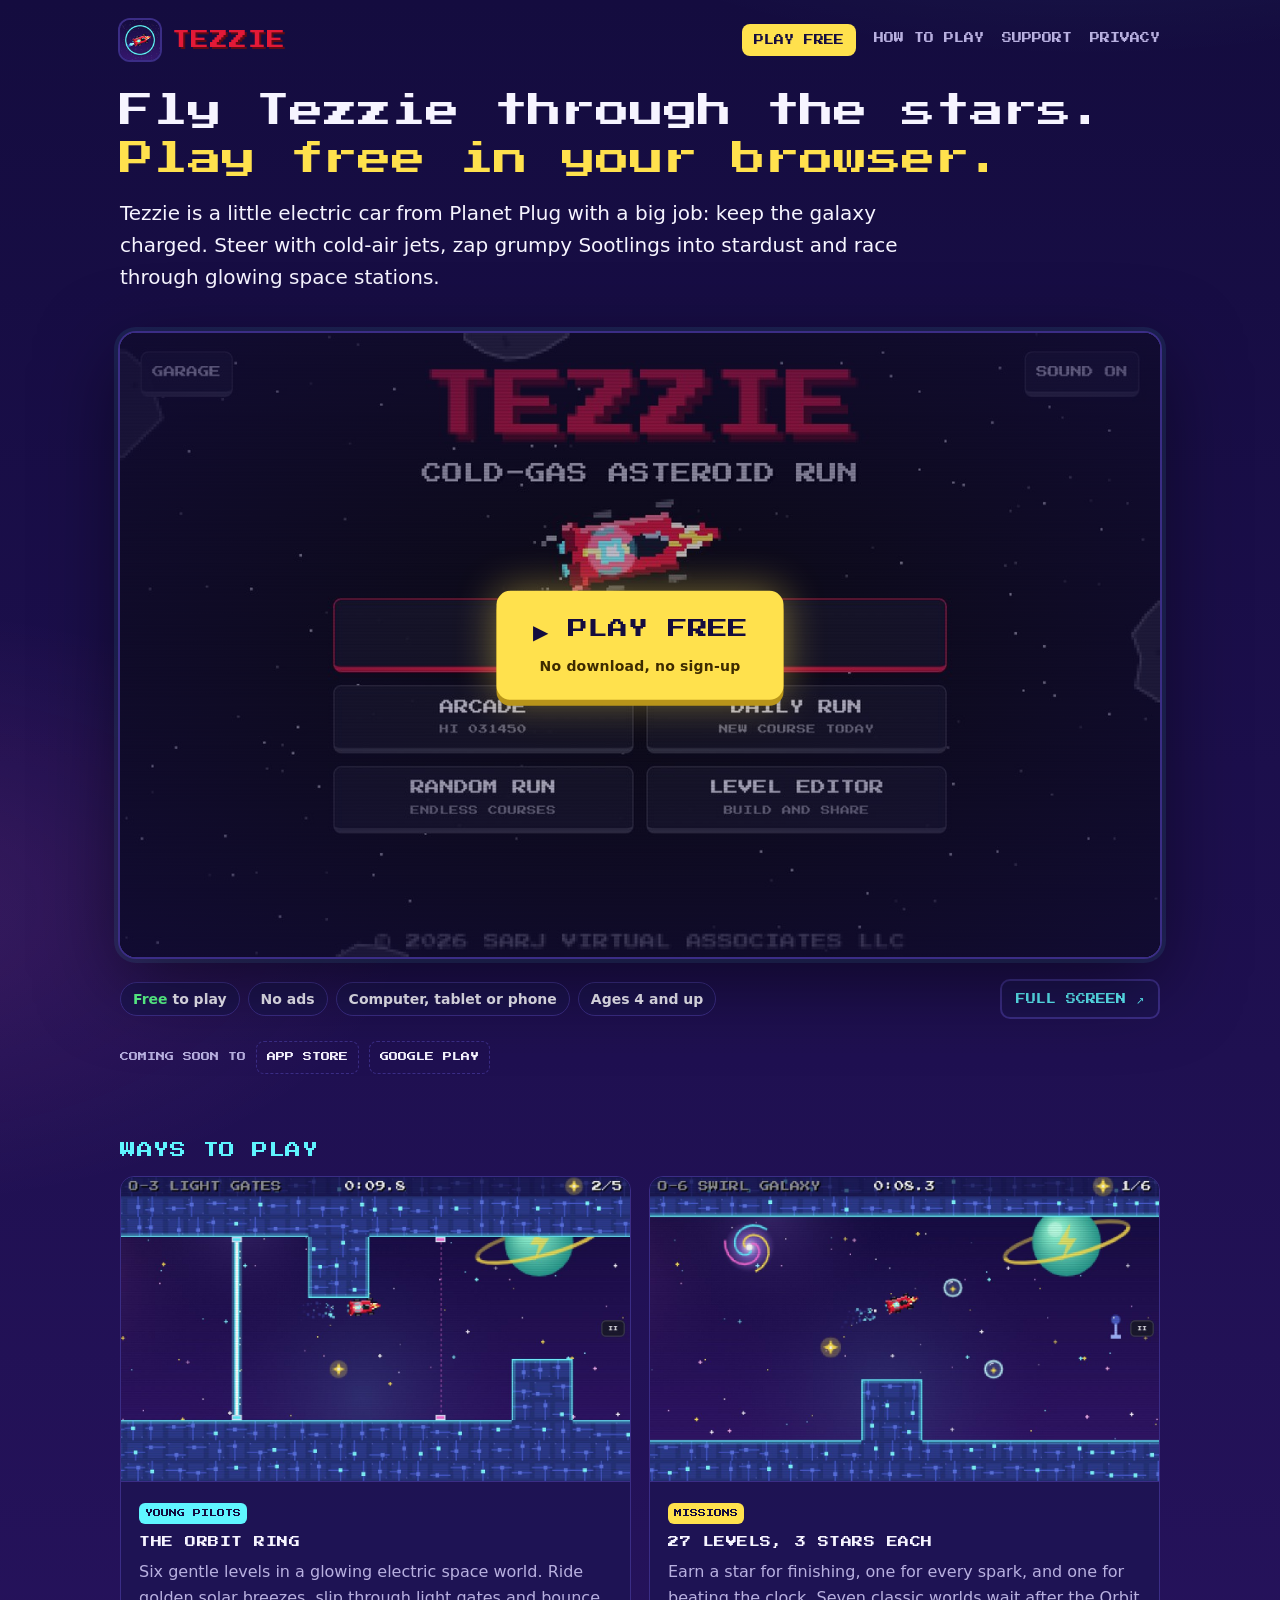
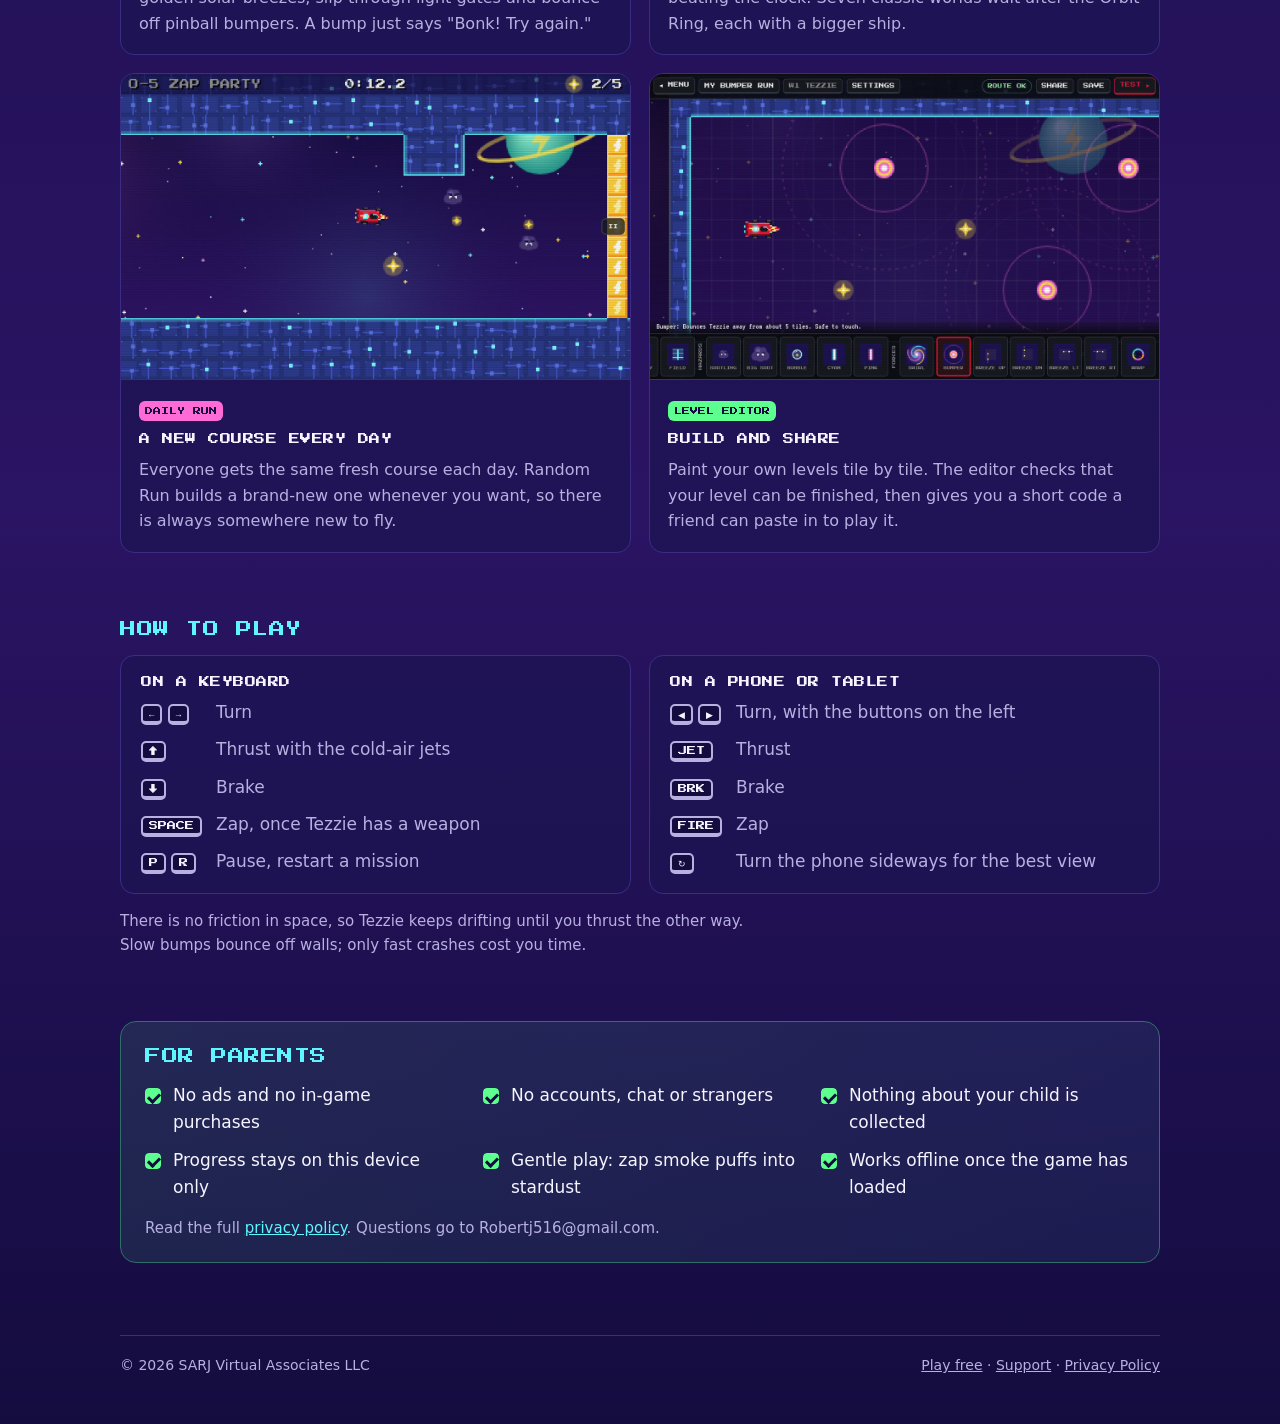
<file: index.html>
<!doctype html>
<html lang="en">
<head>
<meta charset="utf-8">
<meta name="viewport" content="width=device-width, initial-scale=1, viewport-fit=cover">
<title>Tezzie: Play Free</title>
<meta name="description" content="Fly Tezzie, the little electric car from Planet Plug, through glowing space levels. Free to play in your browser, no download or sign-up.">
<meta name="theme-color" content="#140c3f">
<meta property="og:title" content="Tezzie: Play Free">
<meta property="og:description" content="Fly Tezzie, the little electric car from Planet Plug, through glowing space levels. Free to play in your browser, no download or sign-up.">
<meta property="og:image" content="img/share.jpg">
<meta property="og:type" content="website">
<meta name="twitter:card" content="summary_large_image">
<link rel="icon" href="img/icon-64.png">
<link rel="apple-touch-icon" href="img/icon-180.png">
<link rel="manifest" href="manifest.webmanifest">
<link rel="stylesheet" href="site.css">
</head>
<body>
<div class="wrap">
<nav><a class="brand" href="index.html"><img src="img/icon-64.png" alt="" width="40" height="40">TEZZIE</a><div class="links"><a href="play/" class="cta">PLAY FREE</a><a href="index.html#how">HOW TO PLAY</a><a href="support.html">SUPPORT</a><a href="privacy.html">PRIVACY</a></div></nav>
<main>
<div class="hero">
  <div>
    <h1>Fly Tezzie through the stars. <span class="hl">Play free in your browser.</span></h1>
    <p class="lede">Tezzie is a little electric car from Planet Plug with a big job: keep the galaxy charged. Steer with cold-air jets, zap grumpy Sootlings into stardust and race through glowing space stations.</p>
  </div>
  <div class="stage" id="stage">
    <img src="img/menu.jpg" alt="Tezzie title screen with the hero car and the main menu" width="1200" height="720">
    <div class="poster-shade"></div>
    <a class="playbtn" id="playbtn" href="play/">&#9654; PLAY FREE<small>No download, no sign-up</small></a>
  </div>
  <div class="stagebar">
    <div class="chips"><span class="chip"><b>Free</b> to play</span><span class="chip">No ads</span><span class="chip">Computer, tablet or phone</span><span class="chip">Ages 4 and up</span></div>
    <a class="fs" href="play/">FULL SCREEN &#8599;</a>
  </div>
  <div class="soon">COMING SOON TO <span>APP STORE</span><span>GOOGLE PLAY</span></div>
</div>

<section>
  <h2>WAYS TO PLAY</h2>
  <div class="modes">
    <article class="mode"><img src="img/gates.jpg" alt="Tezzie timing a run through cyan and pink light gates" loading="lazy" width="1200" height="720"><div><span class="tag">YOUNG PILOTS</span><h3>THE ORBIT RING</h3><p>Six gentle levels in a glowing electric space world. Ride golden solar breezes, slip through light gates and bounce off pinball bumpers. A bump just says "Bonk! Try again."</p></div></article>
    <article class="mode"><img src="img/swirl.jpg" alt="Tezzie flying past a rainbow galaxy swirl and pop bubbles" loading="lazy" width="1200" height="720"><div><span class="tag gold">MISSIONS</span><h3>27 LEVELS, 3 STARS EACH</h3><p>Earn a star for finishing, one for every spark, and one for beating the clock. Seven classic worlds wait after the Orbit Ring, each with a bigger ship.</p></div></article>
    <article class="mode"><img src="img/zap.jpg" alt="Tezzie zapping grumpy Sootlings near a wall of static blocks" loading="lazy" width="1200" height="720"><div><span class="tag pink">DAILY RUN</span><h3>A NEW COURSE EVERY DAY</h3><p>Everyone gets the same fresh course each day. Random Run builds a brand-new one whenever you want, so there is always somewhere new to fly.</p></div></article>
    <article class="mode"><img src="img/editor.jpg" alt="The level editor with bumpers, sparks and Tezzie on a grid" loading="lazy" width="1200" height="720"><div><span class="tag green">LEVEL EDITOR</span><h3>BUILD AND SHARE</h3><p>Paint your own levels tile by tile. The editor checks that your level can be finished, then gives you a short code a friend can paste in to play it.</p></div></article>
  </div>
</section>

<section id="how">
  <h2>HOW TO PLAY</h2>
  <div class="controls">
    <div class="ctl"><h3>ON A KEYBOARD</h3><dl>
      <dt><kbd>&#8592;</kbd> <kbd>&#8594;</kbd></dt><dd>Turn</dd>
      <dt><kbd>&#8593;</kbd></dt><dd>Thrust with the cold-air jets</dd>
      <dt><kbd>&#8595;</kbd></dt><dd>Brake</dd>
      <dt><kbd>SPACE</kbd></dt><dd>Zap, once Tezzie has a weapon</dd>
      <dt><kbd>P</kbd> <kbd>R</kbd></dt><dd>Pause, restart a mission</dd>
    </dl></div>
    <div class="ctl"><h3>ON A PHONE OR TABLET</h3><dl>
      <dt><kbd>&#9664;</kbd> <kbd>&#9654;</kbd></dt><dd>Turn, with the buttons on the left</dd>
      <dt><kbd>JET</kbd></dt><dd>Thrust</dd>
      <dt><kbd>BRK</kbd></dt><dd>Brake</dd>
      <dt><kbd>FIRE</kbd></dt><dd>Zap</dd>
      <dt><kbd>&#8635;</kbd></dt><dd>Turn the phone sideways for the best view</dd>
    </dl></div>
  </div>
  <p class="meta">There is no friction in space, so Tezzie keeps drifting until you thrust the other way. Slow bumps bounce off walls; only fast crashes cost you time.</p>
</section>

<section>
  <div class="parents">
    <h2>FOR PARENTS</h2>
    <ul class="ticks">
      <li>No ads and no in-game purchases</li>
      <li>No accounts, chat or strangers</li>
      <li>Nothing about your child is collected</li>
      <li>Progress stays on this device only</li>
      <li>Gentle play: zap smoke puffs into stardust</li>
      <li>Works offline once the game has loaded</li>
    </ul>
    <p class="meta" style="margin-bottom:0">Read the full <a href="privacy.html">privacy policy</a>. Questions go to Robertj516@gmail.com.</p>
  </div>
</section>
</main>
<script>
(function(){
  var btn=document.getElementById('playbtn'), stage=document.getElementById('stage');
  var big=window.matchMedia('(min-width: 760px) and (pointer: fine)');
  btn.addEventListener('click',function(e){
    if(!big.matches) return; // phones and tablets open the full-screen page instead
    e.preventDefault();
    var f=document.createElement('iframe');
    f.src='play/?embed=1'; f.title='Tezzie game'; f.allow='fullscreen; autoplay'; f.setAttribute('allowfullscreen','');
    stage.innerHTML=''; stage.appendChild(f);
    stage.scrollIntoView({behavior:'smooth',block:'center'});
    f.addEventListener('load',function(){ try{ f.focus(); f.contentWindow.focus(); }catch(err){} });
  });
})();
</script>
<footer><span>&copy; 2026 SARJ Virtual Associates LLC</span><span><a href="play/">Play free</a> &middot; <a href="support.html">Support</a> &middot; <a href="privacy.html">Privacy Policy</a></span></footer>
</div>
<script>document.querySelectorAll('[data-copy]').forEach(b=>b.addEventListener('click',()=>{const t=b.dataset.copy;(navigator.clipboard?navigator.clipboard.writeText(t):Promise.reject()).then(()=>{b.textContent='Copied'}).catch(()=>{const r=document.createRange();r.selectNodeContents(b.previousElementSibling);const s=getSelection();s.removeAllRanges();s.addRange(r)})}))</script>
</body>
</html>
</file>
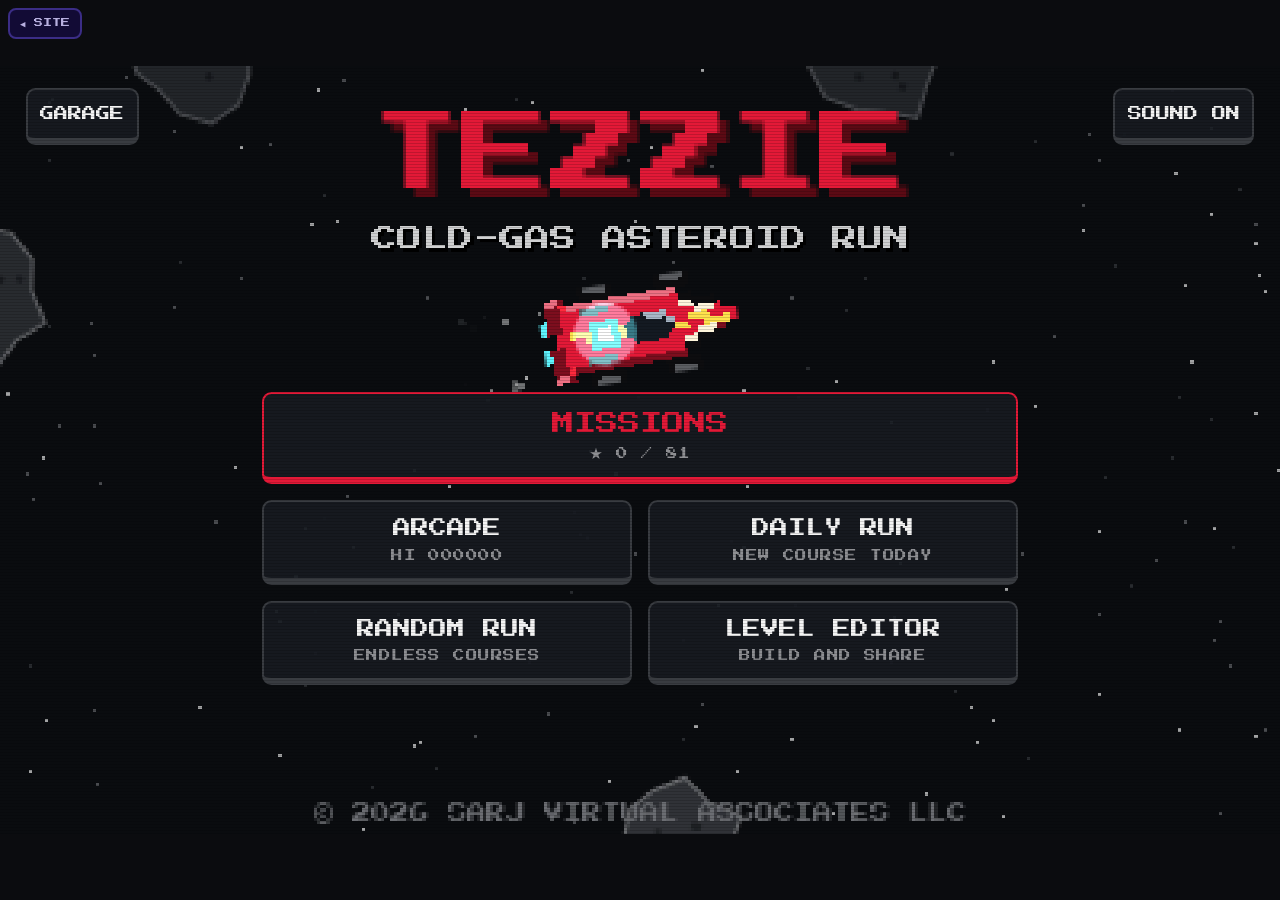
<file: play/index.html>
<!doctype html>
<html lang="en">
<head>
<meta charset="utf-8">
<meta name="viewport" content="width=device-width, initial-scale=1, maximum-scale=1, user-scalable=no, viewport-fit=cover">
<meta name="theme-color" content="#0b0c0f">
<title>Play Tezzie</title>
<meta name="description" content="Play Tezzie free in your browser: fly the little electric car from Planet Plug through glowing space levels.">
<link rel="icon" href="../img/icon-64.png">
<link rel="apple-touch-icon" href="../img/icon-180.png">
<link rel="manifest" href="../manifest.webmanifest">
<meta name="apple-mobile-web-app-capable" content="yes">
<meta name="mobile-web-app-capable" content="yes">
<meta name="apple-mobile-web-app-status-bar-style" content="black-translucent">
<style>
@font-face{font-family:"Press Start 2P";src:url(fonts/press-start-2p.woff2) format("woff2");font-display:block}
@font-face{font-family:"VT323";src:url(fonts/vt323.woff2) format("woff2");font-display:block}
/* Layout: one 5:3 game screen centered in the viewport; every menu is an overlay sized in --u (one game pixel). Single dark look by design. */
:root{--void:#0b0c0f;--panel:#171a20;--panel2:#1f232b;--line:#393c41;--ink:#f4f4f4;--dim:#8e8f93;--red:#e31937;--rose:#ff6b7d;
  --px:"Press Start 2P",ui-monospace,monospace;--term:"VT323",ui-monospace,monospace;--u:2px;
  --st:env(safe-area-inset-top,0px);--sb:env(safe-area-inset-bottom,0px);--sl:env(safe-area-inset-left,0px);--sr:env(safe-area-inset-right,0px);color-scheme:dark}
*{box-sizing:border-box;-webkit-tap-highlight-color:transparent}
html,body{height:100%;margin:0;background:var(--void);color:var(--ink);overflow:hidden;overscroll-behavior:none;-webkit-user-select:none;user-select:none;-webkit-touch-callout:none;font-family:var(--term)}
[hidden]{display:none!important}
button{font:inherit;color:inherit}
#stage{position:fixed;inset:0;display:grid;place-items:center;padding:var(--st) var(--sr) var(--sb) var(--sl)}
.screen{position:relative;width:min(100%, calc((100vh - var(--st) - var(--sb)) * 5 / 3));width:min(100%, calc((100dvh - var(--st) - var(--sb)) * 5 / 3));aspect-ratio:5/3;background:#000;overflow:hidden}
.screen::after{content:"";position:absolute;inset:0;pointer-events:none;z-index:9;background:repeating-linear-gradient(to bottom,transparent 0 2px,rgba(0,0,0,.16) 2px 3px)}
canvas#game{display:block;width:100%;height:100%;image-rendering:pixelated;image-rendering:crisp-edges;touch-action:none;outline:none}
body[data-scene="editor"] canvas#game{cursor:crosshair}

/* fixed controls */
.pad{position:fixed;bottom:calc(var(--sb) + 10px);display:flex;gap:10px;z-index:5}
.pad.l{left:calc(var(--sl) + 12px)}.pad.r{right:calc(var(--sr) + 12px)}
.pad button{font-family:var(--px);font-size:10px;background:rgba(23,26,32,.55);border:2px solid rgba(142,143,147,.5);border-radius:50%;width:66px;height:66px;touch-action:none}
.pad button.on{background:rgba(227,25,55,.35);border-color:var(--red)}
.pad button.arrow{font-family:system-ui,sans-serif;font-size:24px}
.pad .fire{width:78px;height:78px;color:var(--red);border-color:rgba(227,25,55,.7)}
.top{position:fixed;display:flex;gap:8px;z-index:6}
.top.l{top:calc(var(--st) + 8px);left:calc(var(--sl) + 12px)}
.top.r{right:calc(var(--sr) + 10px);top:50%;transform:translateY(-50%);flex-direction:column;align-items:flex-end}
.tb{font-family:var(--px);font-size:9px;background:rgba(23,26,32,.75);border:2px solid var(--line);border-radius:8px;padding:9px 11px;cursor:pointer}
@media (pointer:fine){.pad{display:none}}

/* overlays inside the game screen */
.ov{position:absolute;inset:0;z-index:4;font-family:var(--px)}
.btn{font-family:var(--px);font-size:max(8px,calc(var(--u)*5.6));line-height:1.35;background:rgba(23,26,32,.94);border:max(1px,calc(var(--u)*.8)) solid var(--line);border-bottom-width:max(3px,calc(var(--u)*2.2));border-radius:calc(var(--u)*3);padding:calc(var(--u)*4) calc(var(--u)*6);cursor:pointer;text-align:center}
.btn:hover{border-color:var(--dim)}
.btn:active{transform:translateY(1px)}
.btn:focus-visible,.tb:focus-visible,.lvb:focus-visible,.ptool:focus-visible{outline:max(2px,calc(var(--u)*1)) solid var(--red);outline-offset:max(2px,calc(var(--u)*1))}
.btn.pri{border-color:var(--red);color:var(--red)}
.btn.sm{font-size:max(7px,calc(var(--u)*4.4));padding:calc(var(--u)*3) calc(var(--u)*4)}
.btn small{display:block;font-size:max(6px,calc(var(--u)*3.6));color:var(--dim);margin-top:calc(var(--u)*2.2);letter-spacing:.04em}
.scrim{background:rgba(11,12,15,.94)}
.panel{position:absolute;inset:0;overflow-y:auto;-webkit-overflow-scrolling:touch;padding:calc(var(--u)*8) calc(var(--u)*14) calc(var(--u)*12)}
.head{display:flex;align-items:center;gap:calc(var(--u)*6);margin-bottom:calc(var(--u)*8)}
.head h2{margin:0;flex:1;font-weight:400;font-size:max(10px,calc(var(--u)*8));color:var(--red);letter-spacing:.06em}
.head .stars{font-size:max(8px,calc(var(--u)*5.5));color:var(--ink)}
.center{display:flex;align-items:center;justify-content:center;padding:calc(var(--u)*10)}
.card{background:rgba(23,26,32,.97);border:max(1px,calc(var(--u)*.8)) solid var(--line);border-radius:calc(var(--u)*4);padding:calc(var(--u)*10) calc(var(--u)*12);width:min(100%,calc(var(--u)*260));display:flex;flex-direction:column;align-items:center;gap:calc(var(--u)*6);text-align:center}
.card h2{margin:0;font-weight:400;font-size:max(12px,calc(var(--u)*11));color:var(--red);text-shadow:calc(var(--u)*1) calc(var(--u)*1) 0 #5c0a14}
.card .sub{font-size:max(7px,calc(var(--u)*5));color:var(--dim)}
.row{display:flex;flex-wrap:wrap;gap:calc(var(--u)*5);justify-content:center}

/* menu */
#ov-menu .grid{position:absolute;left:calc(var(--u)*82);right:calc(var(--u)*82);top:calc(var(--u)*102);display:grid;grid-template-columns:1fr 1fr;gap:calc(var(--u)*5)}
#ov-menu .wide{grid-column:1/-1}
.corner{position:absolute;top:calc(var(--u)*7)}.corner.l{left:calc(var(--u)*8)}.corner.r{right:calc(var(--u)*8)}
#ov-menu .btn{padding:calc(var(--u)*4.5) calc(var(--u)*4)}
#ov-menu .btn.pri{font-size:max(9px,calc(var(--u)*7))}

/* level select */
.wrow{display:grid;grid-template-columns:calc(var(--u)*92) minmax(0,1fr);gap:calc(var(--u)*6);align-items:stretch;padding:calc(var(--u)*5) 0;border-top:max(1px,calc(var(--u)*.5)) solid #24272e}
.wrow.kids{background:linear-gradient(90deg,rgba(53,23,110,.55),rgba(20,12,63,.15));border-top-color:#5ff5ff;border-radius:calc(var(--u)*3);padding-left:calc(var(--u)*5);padding-right:calc(var(--u)*5)}
.wrow.kids .wt{color:#ffe14d}.wrow.kids .wn{color:#5ff5ff}.wrow.kids .lvb{background:rgba(38,51,122,.75);border-color:#4258c9}.wrow.kids .lid{color:#5ff5ff}.wrow.kids .lst{color:#ffe14d}
.winfo{display:flex;flex-direction:column;gap:calc(var(--u)*2);min-width:0}
.winfo img{image-rendering:pixelated;height:calc(var(--u)*12);width:auto;align-self:flex-start;margin-bottom:calc(var(--u)*2)}
.wn{font-size:max(6px,calc(var(--u)*3.8));color:var(--dim)}
.wt{font-size:max(7px,calc(var(--u)*5));color:var(--ink);line-height:1.3}
.wd{font-family:var(--term);font-size:max(13px,calc(var(--u)*7));color:var(--dim);line-height:1}
.ww{font-size:max(5px,calc(var(--u)*3.4))}
.lgrid{display:grid;grid-template-columns:repeat(3,minmax(0,1fr));gap:calc(var(--u)*4)}
.lvb{display:flex;flex-direction:column;align-items:flex-start;gap:calc(var(--u)*2.5);text-align:left;background:var(--panel);border:max(1px,calc(var(--u)*.8)) solid var(--line);border-bottom-width:max(3px,calc(var(--u)*2));border-radius:calc(var(--u)*3);padding:calc(var(--u)*4) calc(var(--u)*5);cursor:pointer;min-width:0}
.lvb:hover{border-color:var(--dim)}
.lvb.done{border-color:#5c5e62}
.lvb:disabled{opacity:.38;cursor:default}
.lid{font-size:max(6px,calc(var(--u)*3.8));color:var(--red)}
.lname{font-size:max(6px,calc(var(--u)*4.2));line-height:1.35;overflow-wrap:anywhere}
.lst{font-size:max(8px,calc(var(--u)*5.5));color:var(--red);letter-spacing:.1em}
.sg{font-family:system-ui,"Segoe UI Symbol","Apple Symbols","Noto Sans Symbols 2",sans-serif;font-size:1.35em;line-height:1;letter-spacing:.05em}
.sg i{font-style:normal;color:#393c41}
.lst i,.cname i{font-style:normal;color:#393c41}
.lt{font-family:var(--term);font-size:max(13px,calc(var(--u)*6.5));color:var(--dim);line-height:1}
.sec{display:flex;align-items:center;gap:calc(var(--u)*5);flex-wrap:wrap;margin:calc(var(--u)*12) 0 calc(var(--u)*5)}
.sec h3{margin:0;flex:1;font-weight:400;font-size:max(8px,calc(var(--u)*6));color:var(--red)}
.ccard{display:flex;align-items:center;gap:calc(var(--u)*6);background:var(--panel);border:max(1px,calc(var(--u)*.6)) solid var(--line);border-radius:calc(var(--u)*3);padding:calc(var(--u)*4) calc(var(--u)*5);margin-bottom:calc(var(--u)*4);flex-wrap:wrap}
.ccard img{image-rendering:pixelated;height:calc(var(--u)*10);width:auto}
.cname{flex:1;min-width:0;font-size:max(7px,calc(var(--u)*4.6));overflow-wrap:anywhere}
.cname small{display:block;margin-top:calc(var(--u)*2);color:var(--red);font-size:max(6px,calc(var(--u)*3.8))}
.cacts{display:flex;gap:calc(var(--u)*3);flex-wrap:wrap}
.empty{font-family:var(--term);font-size:max(15px,calc(var(--u)*8));color:var(--dim);margin:0}
#lv-test{margin-top:calc(var(--u)*14);display:flex;justify-content:center}

/* result */
.stars3{display:flex;gap:calc(var(--u)*10);justify-content:center}
.st{display:flex;flex-direction:column;align-items:center;gap:calc(var(--u)*2);color:#393c41}
.st b{font-weight:400;font-size:max(18px,calc(var(--u)*13));line-height:1}
.st small{font-size:max(5px,calc(var(--u)*3.4));color:var(--dim)}
.st.on{color:var(--red)}.st.on b{text-shadow:0 0 calc(var(--u)*6) rgba(227,25,55,.6)}
.st.on small{color:var(--ink)}
.stats{display:flex;flex-wrap:wrap;justify-content:center;gap:calc(var(--u)*3) calc(var(--u)*10);font-size:max(6px,calc(var(--u)*4.4));color:var(--dim)}
.stats b{color:var(--ink);font-weight:400}
.stats em{font-style:normal;color:var(--red)}
.stats i{font-style:normal}
#o-score{font-size:max(14px,calc(var(--u)*14));color:var(--ink)}
#o-hi.hot{color:var(--red)}

/* editor */
#ov-editor{pointer-events:none}
#ov-editor > *{pointer-events:auto}
.ebar{position:absolute;left:0;right:0;top:0;display:flex;align-items:center;gap:calc(var(--u)*3);padding:calc(var(--u)*3);background:rgba(11,12,15,.9);border-bottom:max(1px,calc(var(--u)*.5)) solid var(--line);overflow-x:auto;scrollbar-width:none}
.ebar::-webkit-scrollbar{display:none}
.eb{flex:none;font-family:var(--px);font-size:max(7px,calc(var(--u)*4.2));background:var(--panel);border:max(1px,calc(var(--u)*.6)) solid var(--line);border-bottom-width:max(2px,calc(var(--u)*1.6));border-radius:calc(var(--u)*2.5);padding:calc(var(--u)*3) calc(var(--u)*4);cursor:pointer;white-space:nowrap}
.eb.pri{border-color:var(--red);color:var(--red)}
.eb.ename{max-width:calc(var(--u)*90);overflow:hidden;text-overflow:ellipsis;color:var(--ink)}
.eb.eworld{color:var(--dim)}
.grow{flex:1}
.echip{flex:none;font-family:var(--px);font-size:max(6px,calc(var(--u)*3.8));padding:calc(var(--u)*3) calc(var(--u)*4);border-radius:calc(var(--u)*6);border:max(1px,calc(var(--u)*.6)) solid;cursor:pointer;background:transparent;white-space:nowrap}
.echip.ok{color:#9fe3a8;border-color:#3e6b45}
.echip.warn{color:#f2d27a;border-color:#6b5a2a}
.echip.bad{color:var(--rose);border-color:var(--red)}
.etip{position:absolute;left:0;right:0;bottom:calc(var(--u)*36);padding:calc(var(--u)*2) calc(var(--u)*5);font-family:var(--term);font-size:max(13px,calc(var(--u)*6.5));line-height:1.1;color:var(--ink);background:linear-gradient(to top,rgba(11,12,15,.85),rgba(11,12,15,0));pointer-events:none;text-shadow:0 1px 0 #000}
.epal{position:absolute;left:0;right:0;bottom:0;height:calc(var(--u)*36);display:flex;align-items:center;gap:calc(var(--u)*2);padding:calc(var(--u)*2) calc(var(--u)*3);background:rgba(11,12,15,.94);border-top:max(1px,calc(var(--u)*.5)) solid var(--line);overflow-x:auto;scrollbar-width:thin}
.pgroup{flex:none;writing-mode:vertical-rl;transform:rotate(180deg);font-size:max(5px,calc(var(--u)*3));color:var(--dim);padding:0 calc(var(--u)*1)}
.ptool{flex:none;width:calc(var(--u)*27);height:calc(var(--u)*31);display:flex;flex-direction:column;align-items:center;justify-content:center;gap:calc(var(--u)*1);background:var(--panel);border:max(1px,calc(var(--u)*.6)) solid var(--line);border-radius:calc(var(--u)*2.5);cursor:pointer;padding:0}
.ptool[aria-pressed="true"]{border-color:var(--red);background:#2a1418;box-shadow:inset 0 0 0 max(1px,calc(var(--u)*.6)) var(--red)}
.picon{width:calc(var(--u)*17);height:calc(var(--u)*17);image-rendering:pixelated}
.ptool span{font-size:max(4px,calc(var(--u)*2.6));color:var(--dim);white-space:nowrap;max-width:100%;overflow:hidden}

/* dialog */
.dlgwrap{position:absolute;inset:0;z-index:7;background:rgba(0,0,0,.6);display:flex;align-items:center;justify-content:center;padding:calc(var(--u)*6)}
.dlg{background:var(--panel);border:max(1px,calc(var(--u)*.8)) solid var(--line);border-radius:calc(var(--u)*4);padding:calc(var(--u)*8) calc(var(--u)*10);width:min(100%,calc(var(--u)*280));max-height:100%;overflow-y:auto;display:flex;flex-direction:column;gap:calc(var(--u)*5);font-family:var(--px)}
.dlg h3{margin:0;font-weight:400;font-size:max(9px,calc(var(--u)*6.5));color:var(--red)}
.dlg label{display:flex;flex-direction:column;gap:calc(var(--u)*2);font-size:max(6px,calc(var(--u)*3.8));color:var(--dim);flex:1;min-width:0}
.dlg input,.dlg select,.dlg textarea{font-family:var(--term);font-size:max(16px,calc(var(--u)*7.5));color:var(--ink);background:var(--void);border:max(1px,calc(var(--u)*.6)) solid var(--line);border-radius:calc(var(--u)*2);padding:calc(var(--u)*2) calc(var(--u)*3);width:100%;-webkit-user-select:text;user-select:text}
.dlg textarea{resize:none;word-break:break-all;line-height:1.05}
.dlg input:focus,.dlg select:focus,.dlg textarea:focus{outline:max(1px,calc(var(--u)*.8)) solid var(--red)}
.dlg .two{display:flex;gap:calc(var(--u)*5)}
.dlg .row{justify-content:flex-start}
.note{font-family:var(--term);font-size:max(14px,calc(var(--u)*7));color:var(--dim);margin:0;line-height:1.05}
.err{font-family:var(--term);font-size:max(14px,calc(var(--u)*7));color:var(--rose);margin:0}
.issues{margin:0;padding-left:calc(var(--u)*8);font-family:var(--term);font-size:max(14px,calc(var(--u)*7));line-height:1.1;color:#f2d27a;display:flex;flex-direction:column;gap:calc(var(--u)*2)}
.issues.bad{color:var(--rose)}
#toast{position:absolute;left:50%;bottom:calc(var(--u)*46);transform:translateX(-50%);z-index:8;font-family:var(--px);font-size:max(7px,calc(var(--u)*4.4));background:rgba(11,12,15,.95);border:max(1px,calc(var(--u)*.6)) solid var(--red);border-radius:calc(var(--u)*3);padding:calc(var(--u)*4) calc(var(--u)*6);max-width:90%;text-align:center;pointer-events:none}

/* garage */
#garage{position:fixed;inset:0;z-index:10;background:rgba(11,12,15,.97);overflow-y:auto;-webkit-overflow-scrolling:touch;padding:calc(var(--st) + 16px) max(16px,var(--sr)) calc(var(--sb) + 20px) max(16px,var(--sl))}
.gwrap{max-width:760px;margin:0 auto;display:flex;flex-direction:column;gap:16px}
.ghead{display:flex;justify-content:space-between;align-items:center}
.ghead h2{margin:0;font-family:var(--px);font-weight:400;font-size:14px;color:var(--red)}
.garage-row{display:flex;flex-wrap:wrap;align-items:center;gap:10px 12px}
.glabel{font-family:var(--px);font-size:10px;color:var(--red)}
.gbtn{font-family:var(--px);font-size:9px;background:var(--panel);border:2px solid var(--line);border-bottom-width:4px;border-radius:6px;padding:9px 12px;cursor:pointer}
#carfile{position:absolute;width:1px;height:1px;opacity:0;pointer-events:none}
.swatches{display:flex;gap:10px}
.sw{width:34px;height:34px;border-radius:50%;border:2px solid var(--line);padding:0;cursor:pointer}
.sw[aria-pressed="true"]{border-color:var(--ink);box-shadow:0 0 0 2px var(--red)}
.pname{font-family:var(--px);font-size:9px}
.gnote{color:var(--dim);font-size:20px;width:100%}
.ladder{list-style:none;margin:0;padding:0;display:flex;flex-direction:column;gap:6px;font-size:20px}
.ladder li{display:grid;grid-template-columns:40px 60px minmax(0,1fr);align-items:center;gap:10px;padding:5px 8px;border-radius:6px;color:var(--dim);border:2px solid transparent}
.ladder .lv{font-family:var(--px);font-size:9px}
.ladder .veh{display:flex;justify-content:center}.ladder .veh img{image-rendering:pixelated;max-width:100%}
.ladder .nm{font-family:var(--px);font-size:9px;display:block;margin-bottom:2px}
.ladder .wp{font-family:var(--px);font-size:8px}
.ladder li.done{color:var(--ink)}.ladder li.on{color:var(--ink);border-color:var(--red);background:var(--panel)}
.howto{color:var(--dim);font-size:20px;margin:0}
@media (prefers-reduced-motion:reduce){.btn:active{transform:none}}

/* website extras: back link, turn-sideways hint */
.sitelink{position:fixed;left:calc(var(--sl) + 8px);top:calc(var(--st) + 8px);z-index:6;font-family:var(--px);font-size:9px;color:#b8b0e0;text-decoration:none;background:rgba(20,12,63,.8);border:2px solid #3b2d86;border-radius:8px;padding:8px 10px}
.sitelink:hover{color:#fff}
body:not([data-scene="menu"]) .sitelink, .embed .sitelink{display:none}
#rotate{display:none;position:fixed;inset:0;z-index:20;background:#140c3f;color:#f6f4ff;font-family:var(--px);font-size:12px;line-height:1.8;text-align:center;align-items:center;justify-content:center;flex-direction:column;gap:18px;padding:24px}
#rotate .ph{width:46px;height:78px;border:4px solid #5ff5ff;border-radius:10px;animation:turn 2.2s ease-in-out infinite}
#rotate small{font-family:system-ui,sans-serif;font-size:14px;color:#b8b0e0}
#rotate button{font-family:var(--px);font-size:10px;color:#140c3f;background:#ffe14d;border:0;border-radius:8px;padding:10px 14px}
@keyframes turn{0%,30%{transform:rotate(0)}60%,100%{transform:rotate(-90deg)}}
@media (orientation:portrait) and (pointer:coarse){html:not(.embed):not(.portrait-ok) #rotate{display:flex}}
@media (prefers-reduced-motion:reduce){#rotate .ph{animation:none;transform:rotate(-90deg)}}
</style>
</head>
<body data-scene="menu">
<div id="stage"><div class="screen" id="screen">
  <canvas id="game" width="400" height="240" tabindex="0" aria-label="Tezzie game screen"></canvas>

  <div class="ov" id="ov-menu">
    <button class="btn sm corner l" id="gbtn" type="button">GARAGE</button>
    <button class="btn sm corner r" id="sbtn" type="button">SOUND ON</button>
    <div class="grid">
      <button class="btn pri wide" id="m-missions" type="button">MISSIONS<small id="m-stars">&#9733; 0</small></button>
      <button class="btn" id="m-arcade" type="button">ARCADE<small id="m-hi">HI 000000</small></button>
      <button class="btn" id="m-dailyb" type="button">DAILY RUN<small id="m-daily">NEW COURSE TODAY</small></button>
      <button class="btn" id="m-random" type="button">RANDOM RUN<small>ENDLESS COURSES</small></button>
      <button class="btn" id="m-editor" type="button">LEVEL EDITOR<small>BUILD AND SHARE</small></button>
    </div>
  </div>

  <div class="ov scrim" id="ov-levels" hidden>
    <div class="panel">
      <div class="head"><button class="btn sm" id="lv-back" type="button">&#9664; BACK</button><h2>MISSIONS</h2><span class="stars" id="lv-stars"></span></div>
      <div id="lv-list"></div>
      <div class="sec"><h3>YOUR LEVELS</h3><button class="btn sm pri" id="lv-new" type="button">NEW LEVEL</button><button class="btn sm" id="lv-editor" type="button">OPEN EDITOR</button><button class="btn sm" id="lv-import" type="button">IMPORT CODE</button></div>
      <div id="lv-custom"></div>
      <div id="lv-test"><button class="btn sm" id="lv-unlock" type="button">UNLOCK ALL (TESTING)</button></div>
    </div>
  </div>

  <div class="ov scrim center" id="ov-pause" hidden>
    <div class="card"><h2>PAUSED</h2><span class="sub" id="p-title"></span>
      <div class="row"><button class="btn pri" id="p-resume" type="button">RESUME</button><button class="btn" id="p-restart" type="button">RESTART</button><button class="btn" id="p-quit" type="button">QUIT</button></div>
      <button class="btn sm" id="p-sound" type="button">SOUND ON</button>
    </div>
  </div>

  <div class="ov scrim center" id="ov-over" hidden>
    <div class="card"><h2>GAME OVER</h2><span id="o-score">000000</span><span class="sub" id="o-detail"></span><span class="sub" id="o-hi"></span>
      <div class="row"><button class="btn pri" id="o-again" type="button">PLAY AGAIN</button><button class="btn" id="o-menu" type="button">MENU</button></div>
    </div>
  </div>

  <div class="ov scrim center" id="ov-result" hidden>
    <div class="card"><h2 id="r-title">LEVEL CLEAR</h2><span class="sub" id="r-name"></span>
      <div class="stars3" id="r-stars"></div>
      <div class="stats" id="r-stats"></div>
      <div class="row" id="r-btns"></div>
    </div>
  </div>

  <div class="ov" id="ov-editor" hidden>
    <div class="ebar">
      <button class="eb" id="e-back" type="button">&#9664; MENU</button>
      <button class="eb ename" id="e-name" type="button">MY LEVEL</button>
      <button class="eb eworld" id="e-world" type="button">W1</button>
      <button class="eb" id="e-set" type="button">SETTINGS</button>
      <span class="grow"></span>
      <button class="echip ok" id="e-chip" type="button">ROUTE OK</button>
      <button class="eb" id="e-share" type="button">SHARE</button>
      <button class="eb" id="e-save" type="button">SAVE</button>
      <button class="eb pri" id="e-test" type="button">TEST &#9654;</button>
    </div>
    <div class="etip" id="e-tip"></div>
    <div class="epal" id="e-pal" aria-label="Tiles"></div>
  </div>

  <div class="dlgwrap" id="ov-dialog" hidden><div class="dlg" id="dlg" role="dialog" aria-modal="true"></div></div>
  <div id="toast" hidden></div>
</div></div>

<div class="top r"><button class="tb" id="pbtn" type="button" aria-label="Pause" hidden>II</button></div>

<div class="pad l" id="padL"><button class="arrow" data-k="ArrowLeft" aria-label="Rotate left" type="button">&#9664;</button><button class="arrow" data-k="ArrowRight" aria-label="Rotate right" type="button">&#9654;</button></div>
<div class="pad r" id="padR"><button data-k="ArrowDown" type="button">BRK</button><button data-k="ArrowUp" type="button">JET</button><button data-k="Space" class="fire" id="fireBtn" type="button">FIRE</button></div>

<div id="garage" hidden>
  <div class="gwrap">
    <div class="ghead"><h2>GARAGE</h2><button class="gbtn" id="gclose" type="button">DONE</button></div>
    <div class="garage-row">
      <span class="glabel">PAINT</span><span class="swatches" id="swatches"></span><span class="pname" id="paintname"></span>
    </div>
    <div class="garage-row">
      <span class="glabel">PHOTO</span>
      <label class="gbtn" for="carfile">Load car photo</label><input type="file" id="carfile" accept="image/*">
      <button type="button" class="gbtn" id="carflip">Flip</button>
      <button type="button" class="gbtn" id="carreset">Pixel car</button>
      <span class="gnote" id="carnote">Use a photo with the nose pointing right. It replaces the Level 1 car.</span>
    </div>
    <p class="howto">Rotate with the arrows, thrust with JET, slow down with BRK. There is no friction in space, so counter-thrust to stop. On a keyboard: arrows or WASD to fly, Q and E to strafe, Space to fire, P to pause, R to restart a mission.</p>
    <ul class="ladder" id="ladder"></ul>
  </div>
</div>
<a class="sitelink" href="../" aria-label="Back to the Tezzie website">&#9664; SITE</a>
<div id="rotate" role="dialog" aria-label="Turn your device sideways"><div class="ph"></div>TURN YOUR PHONE<br>SIDEWAYS TO PLAY<small>Tezzie flies best on a wide screen.</small><button type="button" id="rotate-skip">PLAY ANYWAY</button></div>
<script>
(function(){
  if (/[?&]embed=1/.test(location.search)) document.documentElement.classList.add('embed');
  var skip = document.getElementById('rotate-skip');
  if (skip) skip.addEventListener('click', function(){ document.documentElement.classList.add('portrait-ok'); });
  if ('serviceWorker' in navigator && (location.protocol === 'https:' || location.hostname === 'localhost')) {
    window.addEventListener('load', function(){ navigator.serviceWorker.register('../sw.js', { scope: '../' }).catch(function(){}); });
  }
})();
</script>
<script src="levelkit.js"></script>
<script src="levels.js"></script>
<script src="game.js"></script>
</body>
</html>
</file>
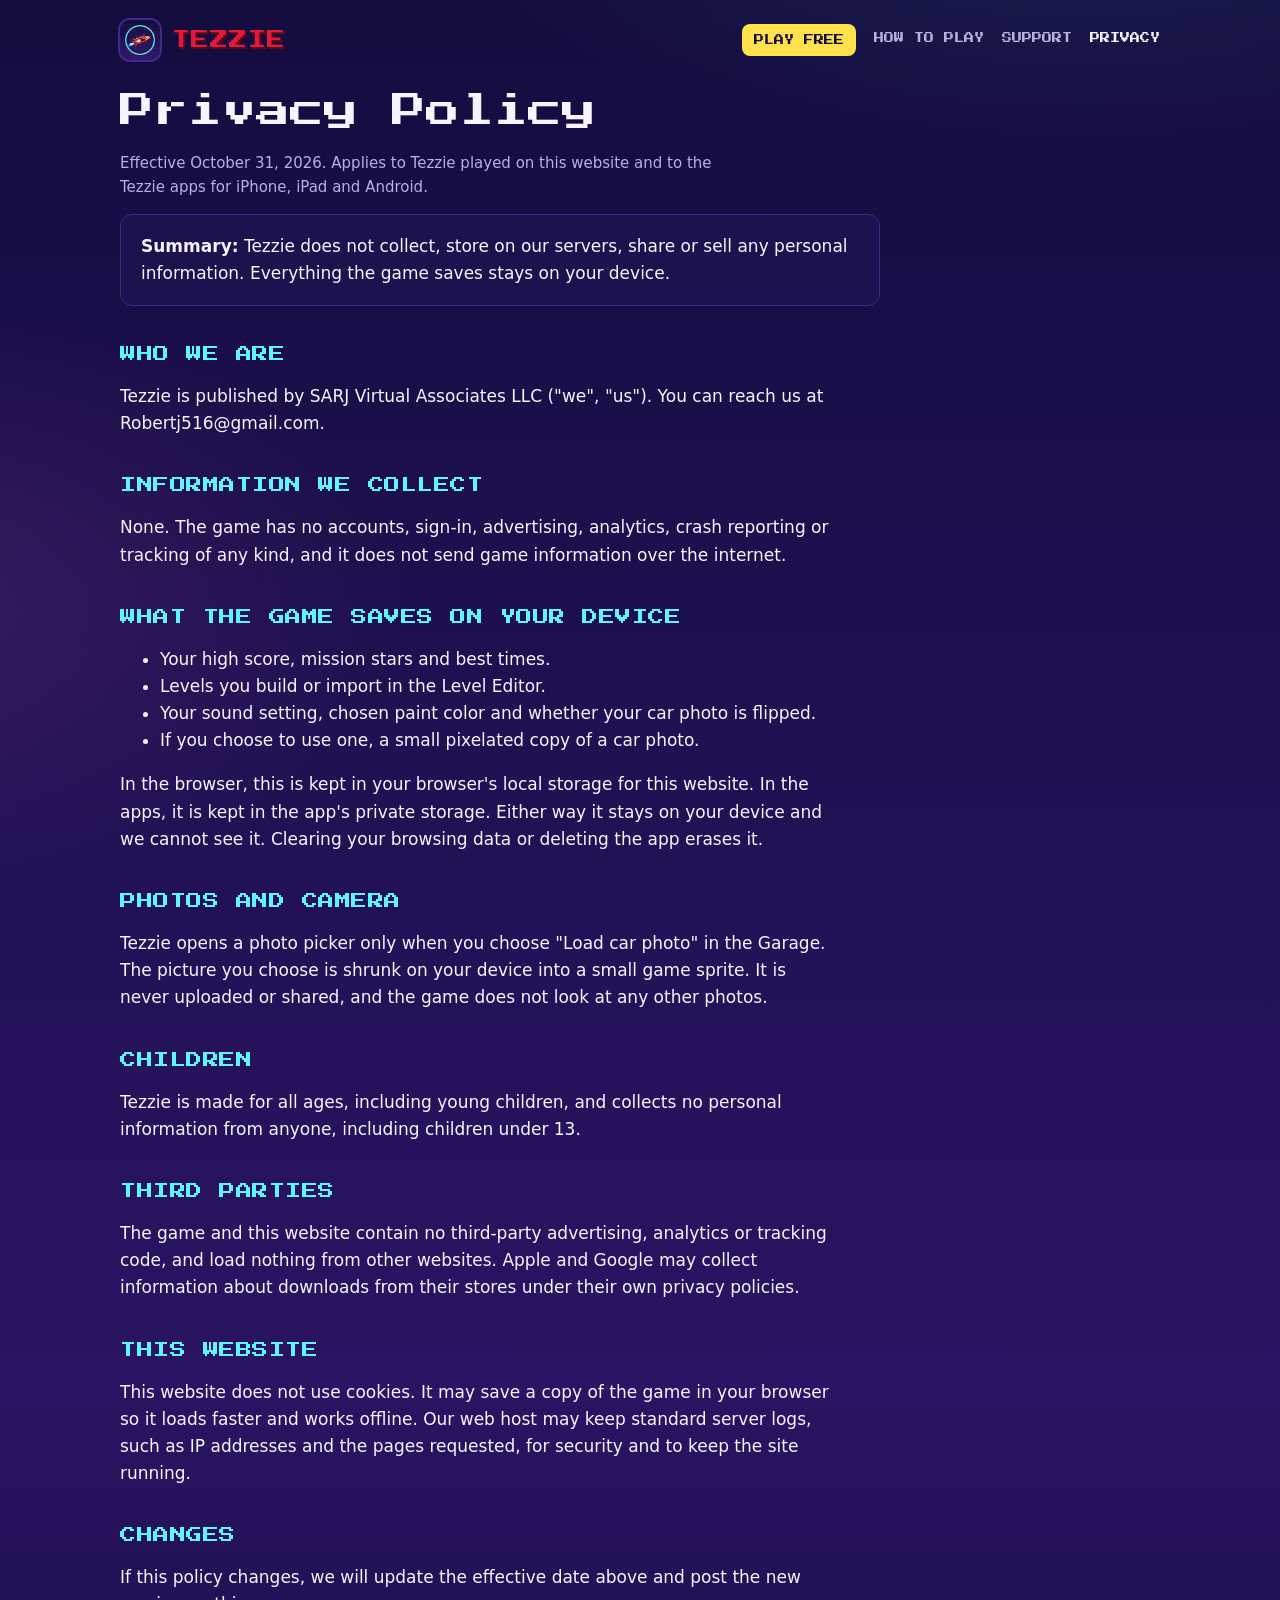
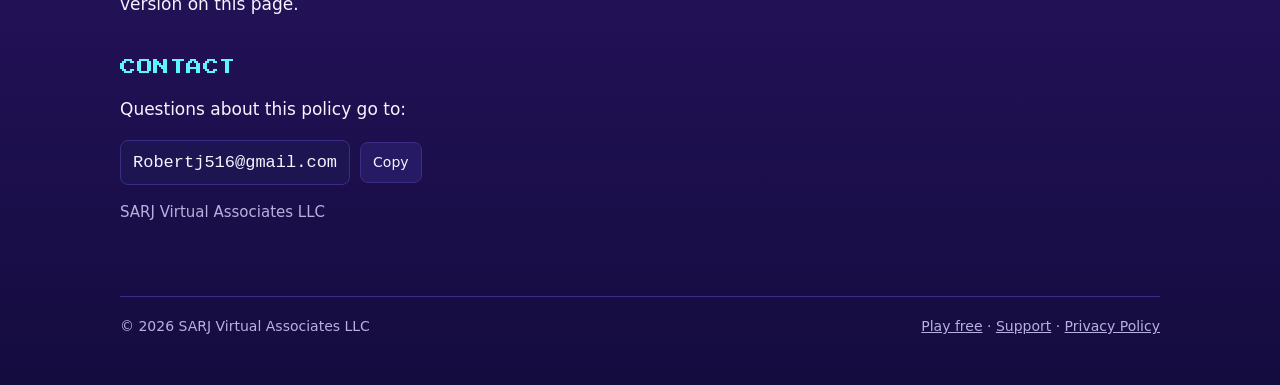
<file: privacy.html>
<!doctype html>
<html lang="en">
<head>
<meta charset="utf-8">
<meta name="viewport" content="width=device-width, initial-scale=1, viewport-fit=cover">
<title>Tezzie Privacy Policy</title>
<meta name="description" content="Tezzie collects no personal information. Everything the game saves stays on your device.">
<meta name="theme-color" content="#140c3f">
<meta property="og:title" content="Tezzie Privacy Policy">
<meta property="og:description" content="Tezzie collects no personal information. Everything the game saves stays on your device.">
<meta property="og:image" content="img/share.jpg">
<meta property="og:type" content="website">
<meta name="twitter:card" content="summary_large_image">
<link rel="icon" href="img/icon-64.png">
<link rel="apple-touch-icon" href="img/icon-180.png">
<link rel="manifest" href="manifest.webmanifest">
<link rel="stylesheet" href="site.css">
</head>
<body>
<div class="wrap">
<nav><a class="brand" href="index.html"><img src="img/icon-64.png" alt="" width="40" height="40">TEZZIE</a><div class="links"><a href="play/" class="cta">PLAY FREE</a><a href="index.html#how">HOW TO PLAY</a><a href="support.html">SUPPORT</a><a href="privacy.html" aria-current="page">PRIVACY</a></div></nav>
<main class="page">
<h1>Privacy Policy</h1>
<p class="meta">Effective October 31, 2026. Applies to Tezzie played on this website and to the Tezzie apps for iPhone, iPad and Android.</p>
<div class="box"><p style="margin:0"><strong>Summary:</strong> Tezzie does not collect, store on our servers, share or sell any personal information. Everything the game saves stays on your device.</p></div>
<h2>WHO WE ARE</h2>
<p>Tezzie is published by SARJ Virtual Associates LLC ("we", "us"). You can reach us at Robertj516@gmail.com.</p>
<h2>INFORMATION WE COLLECT</h2>
<p>None. The game has no accounts, sign-in, advertising, analytics, crash reporting or tracking of any kind, and it does not send game information over the internet.</p>
<h2>WHAT THE GAME SAVES ON YOUR DEVICE</h2>
<ul>
<li>Your high score, mission stars and best times.</li>
<li>Levels you build or import in the Level Editor.</li>
<li>Your sound setting, chosen paint color and whether your car photo is flipped.</li>
<li>If you choose to use one, a small pixelated copy of a car photo.</li>
</ul>
<p>In the browser, this is kept in your browser's local storage for this website. In the apps, it is kept in the app's private storage. Either way it stays on your device and we cannot see it. Clearing your browsing data or deleting the app erases it.</p>
<h2>PHOTOS AND CAMERA</h2>
<p>Tezzie opens a photo picker only when you choose "Load car photo" in the Garage. The picture you choose is shrunk on your device into a small game sprite. It is never uploaded or shared, and the game does not look at any other photos.</p>
<h2>CHILDREN</h2>
<p>Tezzie is made for all ages, including young children, and collects no personal information from anyone, including children under 13.</p>
<h2>THIRD PARTIES</h2>
<p>The game and this website contain no third-party advertising, analytics or tracking code, and load nothing from other websites. Apple and Google may collect information about downloads from their stores under their own privacy policies.</p>
<h2>THIS WEBSITE</h2>
<p>This website does not use cookies. It may save a copy of the game in your browser so it loads faster and works offline. Our web host may keep standard server logs, such as IP addresses and the pages requested, for security and to keep the site running.</p>
<h2>CHANGES</h2>
<p>If this policy changes, we will update the effective date above and post the new version on this page.</p>
<h2>CONTACT</h2>
<p>Questions about this policy go to:</p>
<div class="mail"><code>Robertj516@gmail.com</code><button type="button" data-copy="Robertj516@gmail.com">Copy</button></div>
<p class="meta">SARJ Virtual Associates LLC</p>
</main>
<footer><span>&copy; 2026 SARJ Virtual Associates LLC</span><span><a href="play/">Play free</a> &middot; <a href="support.html">Support</a> &middot; <a href="privacy.html">Privacy Policy</a></span></footer>
</div>
<script>document.querySelectorAll('[data-copy]').forEach(b=>b.addEventListener('click',()=>{const t=b.dataset.copy;(navigator.clipboard?navigator.clipboard.writeText(t):Promise.reject()).then(()=>{b.textContent='Copied'}).catch(()=>{const r=document.createRange();r.selectNodeContents(b.previousElementSibling);const s=getSelection();s.removeAllRanges();s.addRange(r)})}))</script>
</body>
</html>
</file>
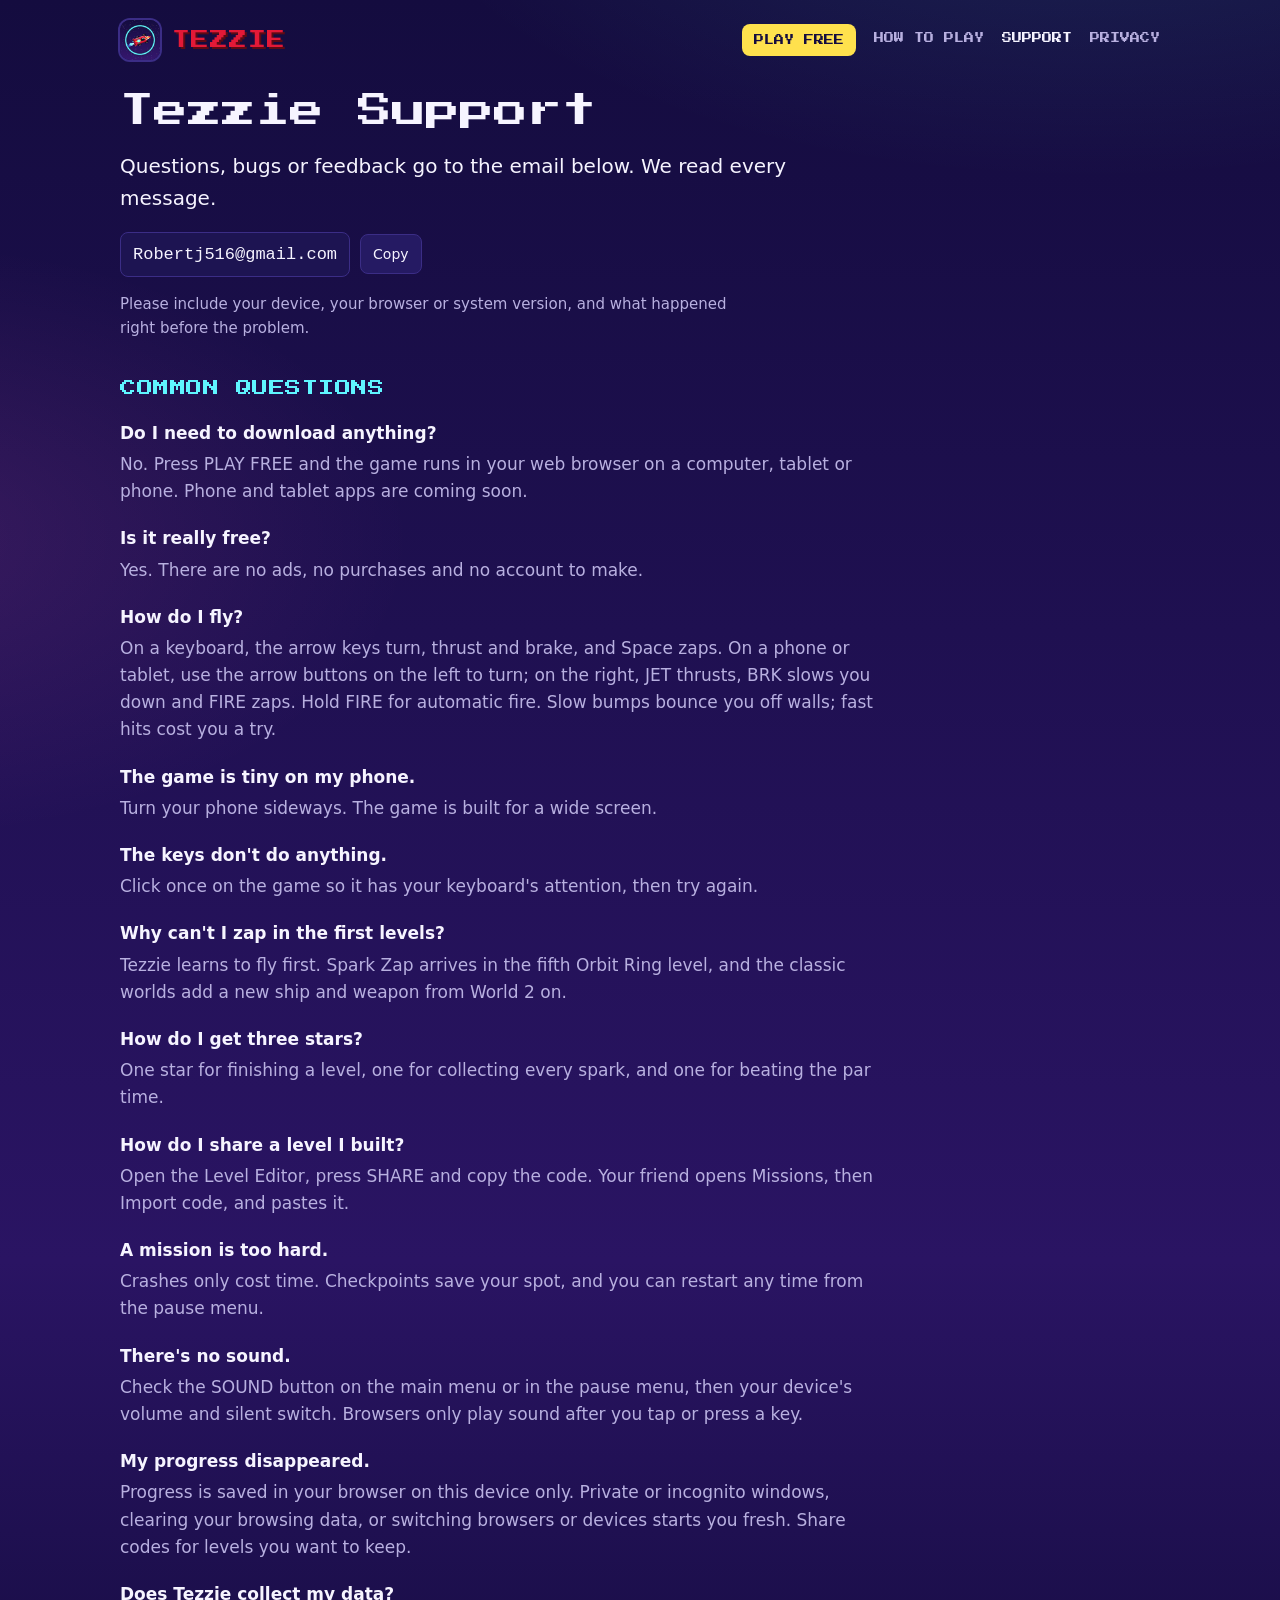
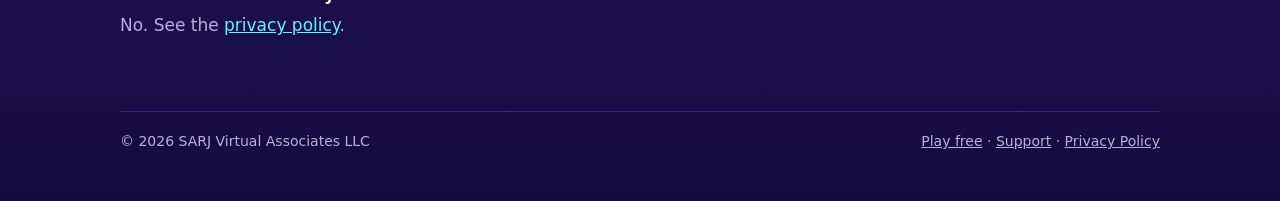
<file: support.html>
<!doctype html>
<html lang="en">
<head>
<meta charset="utf-8">
<meta name="viewport" content="width=device-width, initial-scale=1, viewport-fit=cover">
<title>Tezzie Support</title>
<meta name="description" content="Help with playing Tezzie: controls, stars, sharing levels and saving progress.">
<meta name="theme-color" content="#140c3f">
<meta property="og:title" content="Tezzie Support">
<meta property="og:description" content="Help with playing Tezzie: controls, stars, sharing levels and saving progress.">
<meta property="og:image" content="img/share.jpg">
<meta property="og:type" content="website">
<meta name="twitter:card" content="summary_large_image">
<link rel="icon" href="img/icon-64.png">
<link rel="apple-touch-icon" href="img/icon-180.png">
<link rel="manifest" href="manifest.webmanifest">
<link rel="stylesheet" href="site.css">
</head>
<body>
<div class="wrap">
<nav><a class="brand" href="index.html"><img src="img/icon-64.png" alt="" width="40" height="40">TEZZIE</a><div class="links"><a href="play/" class="cta">PLAY FREE</a><a href="index.html#how">HOW TO PLAY</a><a href="support.html" aria-current="page">SUPPORT</a><a href="privacy.html">PRIVACY</a></div></nav>
<main class="page">
<h1>Tezzie Support</h1>
<p class="lede">Questions, bugs or feedback go to the email below. We read every message.</p>
<div class="mail"><code>Robertj516@gmail.com</code><button type="button" data-copy="Robertj516@gmail.com">Copy</button></div>
<p class="meta">Please include your device, your browser or system version, and what happened right before the problem.</p>
<h2>COMMON QUESTIONS</h2>
<dl class="faq">
<dt>Do I need to download anything?</dt><dd>No. Press PLAY FREE and the game runs in your web browser on a computer, tablet or phone. Phone and tablet apps are coming soon.</dd>
<dt>Is it really free?</dt><dd>Yes. There are no ads, no purchases and no account to make.</dd>
<dt>How do I fly?</dt><dd>On a keyboard, the arrow keys turn, thrust and brake, and Space zaps. On a phone or tablet, use the arrow buttons on the left to turn; on the right, JET thrusts, BRK slows you down and FIRE zaps. Hold FIRE for automatic fire. Slow bumps bounce you off walls; fast hits cost you a try.</dd>
<dt>The game is tiny on my phone.</dt><dd>Turn your phone sideways. The game is built for a wide screen.</dd>
<dt>The keys don't do anything.</dt><dd>Click once on the game so it has your keyboard's attention, then try again.</dd>
<dt>Why can't I zap in the first levels?</dt><dd>Tezzie learns to fly first. Spark Zap arrives in the fifth Orbit Ring level, and the classic worlds add a new ship and weapon from World 2 on.</dd>
<dt>How do I get three stars?</dt><dd>One star for finishing a level, one for collecting every spark, and one for beating the par time.</dd>
<dt>How do I share a level I built?</dt><dd>Open the Level Editor, press SHARE and copy the code. Your friend opens Missions, then Import code, and pastes it.</dd>
<dt>A mission is too hard.</dt><dd>Crashes only cost time. Checkpoints save your spot, and you can restart any time from the pause menu.</dd>
<dt>There's no sound.</dt><dd>Check the SOUND button on the main menu or in the pause menu, then your device's volume and silent switch. Browsers only play sound after you tap or press a key.</dd>
<dt>My progress disappeared.</dt><dd>Progress is saved in your browser on this device only. Private or incognito windows, clearing your browsing data, or switching browsers or devices starts you fresh. Share codes for levels you want to keep.</dd>
<dt>Does Tezzie collect my data?</dt><dd>No. See the <a href="privacy.html">privacy policy</a>.</dd>
</dl>
</main>
<footer><span>&copy; 2026 SARJ Virtual Associates LLC</span><span><a href="play/">Play free</a> &middot; <a href="support.html">Support</a> &middot; <a href="privacy.html">Privacy Policy</a></span></footer>
</div>
<script>document.querySelectorAll('[data-copy]').forEach(b=>b.addEventListener('click',()=>{const t=b.dataset.copy;(navigator.clipboard?navigator.clipboard.writeText(t):Promise.reject()).then(()=>{b.textContent='Copied'}).catch(()=>{const r=document.createRange();r.selectNodeContents(b.previousElementSibling);const s=getSelection();s.removeAllRanges();s.addRange(r)})}))</script>
</body>
</html>
</file>
<file: site.css>
/* Tezzie website. Layout: one centered column; the homepage opens with a playable game window.
   Single dark look by design: the Orbit Ring night sky. */
@font-face{font-family:"Press Start 2P";src:url(fonts/press-start-2p.woff2) format("woff2");font-display:swap}
:root{
  --night:#140c3f; --dusk:#2a1463; --panel:#1d1452; --panel2:#251a63; --line:#3b2d86;
  --ink:#f6f4ff; --dim:#b8b0e0; --cyan:#5ff5ff; --gold:#ffe14d; --pink:#ff6bd6; --red:#e31937; --green:#5dff8f;
  --px:"Press Start 2P",ui-monospace,"Courier New",monospace;
  --body:system-ui,-apple-system,"Segoe UI",Roboto,"Helvetica Neue",sans-serif;
  color-scheme:dark;
}
*{box-sizing:border-box}
html{background:var(--night)}
body{margin:0;color:var(--ink);font-family:var(--body);font-size:17px;line-height:1.6;
  background:radial-gradient(1200px 600px at 85% -10%,rgba(95,245,255,.12),transparent 60%),
             radial-gradient(900px 500px at -10% 30%,rgba(255,107,214,.12),transparent 60%),
             linear-gradient(180deg,var(--night),var(--dusk) 70%,var(--night));
  background-color:var(--night);min-height:100vh;
  padding-left:max(16px,env(safe-area-inset-left,0px));padding-right:max(16px,env(safe-area-inset-right,0px))}
body::before{content:"";position:fixed;inset:0;pointer-events:none;z-index:-1;opacity:.55;
  background-image:radial-gradient(1px 1px at 12% 18%,#fff 50%,transparent 51%),radial-gradient(1px 1px at 72% 12%,#ffe14d 50%,transparent 51%),
  radial-gradient(1px 1px at 38% 64%,#7dfcff 50%,transparent 51%),radial-gradient(1px 1px at 88% 52%,#fff 50%,transparent 51%),
  radial-gradient(1px 1px at 22% 86%,#ffb3ec 50%,transparent 51%),radial-gradient(1px 1px at 58% 34%,#fff 50%,transparent 51%),
  radial-gradient(1px 1px at 94% 88%,#ffe14d 50%,transparent 51%),radial-gradient(1px 1px at 6% 48%,#7dfcff 50%,transparent 51%);
  background-size:420px 420px}
a{color:var(--cyan)}
a:hover{color:#b6fbff}
:focus-visible{outline:3px solid var(--gold);outline-offset:3px;border-radius:4px}
.wrap{max-width:1040px;margin:0 auto;padding-block:20px 48px}

/* nav */
nav{display:flex;justify-content:space-between;align-items:center;gap:12px 20px;flex-wrap:wrap;margin-bottom:28px}
.brand{display:flex;align-items:center;gap:12px;text-decoration:none;color:var(--red);font-family:var(--px);font-size:18px;letter-spacing:1px;text-shadow:2px 2px 0 #5c0a14}
.brand img{width:40px;height:40px;border-radius:10px;box-shadow:0 0 0 2px var(--line)}
.links{display:flex;gap:6px 18px;flex-wrap:wrap;font-family:var(--px);font-size:10px}
.links a{color:var(--dim);text-decoration:none;padding:6px 0}
.links a:hover,.links a[aria-current]{color:var(--ink)}
.links a.cta{color:var(--night);background:var(--gold);padding:8px 12px;border-radius:8px}
.links a.cta:hover{background:#fff07f;color:var(--night)}

/* type */
h1{font-family:var(--px);font-weight:400;font-size:clamp(20px,3.6vw,34px);line-height:1.4;margin:0 0 14px;text-wrap:balance}
h1 .hl{color:var(--gold)}
h2{font-family:var(--px);font-weight:400;font-size:clamp(13px,1.8vw,16px);line-height:1.5;margin:0 0 14px;color:var(--cyan);letter-spacing:.5px;text-wrap:balance}
h3{font-family:var(--px);font-weight:400;font-size:11px;line-height:1.6;margin:0 0 8px;color:var(--ink);letter-spacing:.5px}
p,li{max-width:66ch}
.lede{font-size:clamp(17px,2vw,20px);color:var(--ink);margin:0 0 18px}
.meta{color:var(--dim);font-size:15px}
section{margin-top:64px}

/* hero */
.hero{display:grid;grid-template-columns:minmax(0,1fr);gap:22px}
.stage{position:relative;width:100%;aspect-ratio:5/3;max-width:100%;border-radius:16px;overflow:hidden;background:#000;
  box-shadow:0 0 0 2px var(--line),0 0 0 6px rgba(95,245,255,.08),0 24px 80px rgba(0,0,0,.5)}
.stage img,.stage iframe{position:absolute;inset:0;width:100%;height:100%;border:0;display:block;object-fit:cover}
.stage .poster-shade{position:absolute;inset:0;background:radial-gradient(ellipse at center,rgba(20,12,63,.15),rgba(20,12,63,.75))}
.playbtn{position:absolute;left:50%;top:50%;transform:translate(-50%,-50%);display:flex;flex-direction:column;align-items:center;gap:10px;
  font-family:var(--px);font-size:clamp(13px,2.4vw,20px);color:var(--night);background:var(--gold);border:0;border-radius:14px;
  padding:clamp(14px,2.2vw,22px) clamp(20px,3.6vw,36px);cursor:pointer;text-decoration:none;white-space:nowrap;
  box-shadow:0 6px 0 #b8941a,0 0 40px rgba(255,225,77,.45);transition:transform .12s ease,box-shadow .12s ease}
.playbtn:hover{transform:translate(-50%,-52%);box-shadow:0 8px 0 #b8941a,0 0 56px rgba(255,225,77,.6)}
.playbtn:active{transform:translate(-50%,-48%);box-shadow:0 3px 0 #b8941a}
.playbtn small{font-family:var(--body);font-size:clamp(11px,1.4vw,14px);font-weight:600;color:#3d2b00;letter-spacing:.2px}
.stagebar{display:flex;flex-wrap:wrap;align-items:center;justify-content:space-between;gap:10px 18px}
.chips{display:flex;flex-wrap:wrap;gap:8px}
.chip{font-size:14px;font-weight:600;color:var(--ink);background:rgba(29,20,82,.85);border:1px solid var(--line);border-radius:999px;padding:5px 12px}
.chip b{color:var(--green);font-weight:700}
.fs{font-family:var(--px);font-size:10px;color:var(--cyan);text-decoration:none;border:2px solid var(--line);border-radius:10px;padding:10px 14px;background:rgba(29,20,82,.85)}
.fs:hover{border-color:var(--cyan);color:#b6fbff}
.soon{display:flex;flex-wrap:wrap;gap:10px;align-items:center;font-family:var(--px);font-size:9px;color:var(--dim)}
.soon span{border:1px dashed var(--line);border-radius:8px;padding:8px 10px;color:var(--ink)}

/* modes */
.modes{display:grid;grid-template-columns:repeat(auto-fit,minmax(min(100%,400px),1fr));gap:18px}
.mode{background:rgba(29,20,82,.72);border:1px solid var(--line);border-radius:14px;overflow:hidden;display:flex;flex-direction:column;min-width:0}
.mode img{width:100%;height:auto;aspect-ratio:5/3;object-fit:cover;display:block;border-bottom:1px solid var(--line)}
.mode div{padding:16px 18px 18px}
.mode p{margin:0;color:var(--dim);font-size:16px}
.tag{display:inline-block;font-family:var(--px);font-size:8px;color:var(--night);background:var(--cyan);border-radius:6px;padding:4px 6px;margin-bottom:10px}
.tag.gold{background:var(--gold)}.tag.pink{background:var(--pink)}.tag.green{background:var(--green)}

/* controls */
.controls{display:grid;grid-template-columns:repeat(auto-fit,minmax(min(100%,300px),1fr));gap:18px}
.ctl{background:rgba(29,20,82,.72);border:1px solid var(--line);border-radius:14px;padding:18px 20px;min-width:0}
.ctl dl{display:grid;grid-template-columns:auto minmax(0,1fr);gap:10px 14px;margin:0;align-items:center}
.ctl dd{margin:0;color:var(--dim)}
kbd{font-family:var(--px);font-size:9px;color:var(--ink);border:2px solid var(--dim);border-bottom-width:4px;border-radius:5px;padding:3px 6px;background:var(--night);white-space:nowrap}

/* parents */
.parents{background:linear-gradient(135deg,rgba(93,255,143,.1),rgba(95,245,255,.06));border:1px solid #2f6f6a;border-radius:16px;padding:22px 24px}
.ticks{list-style:none;padding:0;margin:0;display:grid;grid-template-columns:repeat(auto-fit,minmax(min(100%,230px),1fr));gap:10px 24px}
.ticks li{padding-left:28px;position:relative}
.ticks li::before{content:"";position:absolute;left:0;top:.35em;width:16px;height:16px;border-radius:4px;background:var(--green);
  -webkit-mask:linear-gradient(#000 0 0);box-shadow:inset 0 0 0 0 transparent}
.ticks li::after{content:"";position:absolute;left:5px;top:.5em;width:5px;height:9px;border:solid var(--night);border-width:0 3px 3px 0;transform:rotate(45deg)}

/* text pages */
.page{max-width:760px}
.box{background:rgba(29,20,82,.72);border:1px solid var(--line);border-radius:12px;padding:18px 20px}
.page h2{margin-top:36px}
dl.faq dt{font-weight:700;margin-top:20px}
dl.faq dd{margin:4px 0 0;color:var(--dim)}
.mail{display:flex;gap:10px;align-items:center;flex-wrap:wrap}
.mail code{font-size:17px;background:var(--panel);border:1px solid var(--line);padding:8px 12px;border-radius:8px;color:var(--ink);user-select:all;overflow-wrap:anywhere}
.mail button{font:inherit;font-size:14px;padding:8px 12px;border-radius:8px;border:1px solid var(--line);background:var(--panel2);color:var(--ink);cursor:pointer}

footer{margin-top:72px;padding-top:18px;border-top:1px solid var(--line);color:var(--dim);font-size:14px;display:flex;justify-content:space-between;gap:12px;flex-wrap:wrap}
footer a{color:var(--dim)}
@media (prefers-reduced-motion:reduce){.playbtn{transition:none}}
</file>
